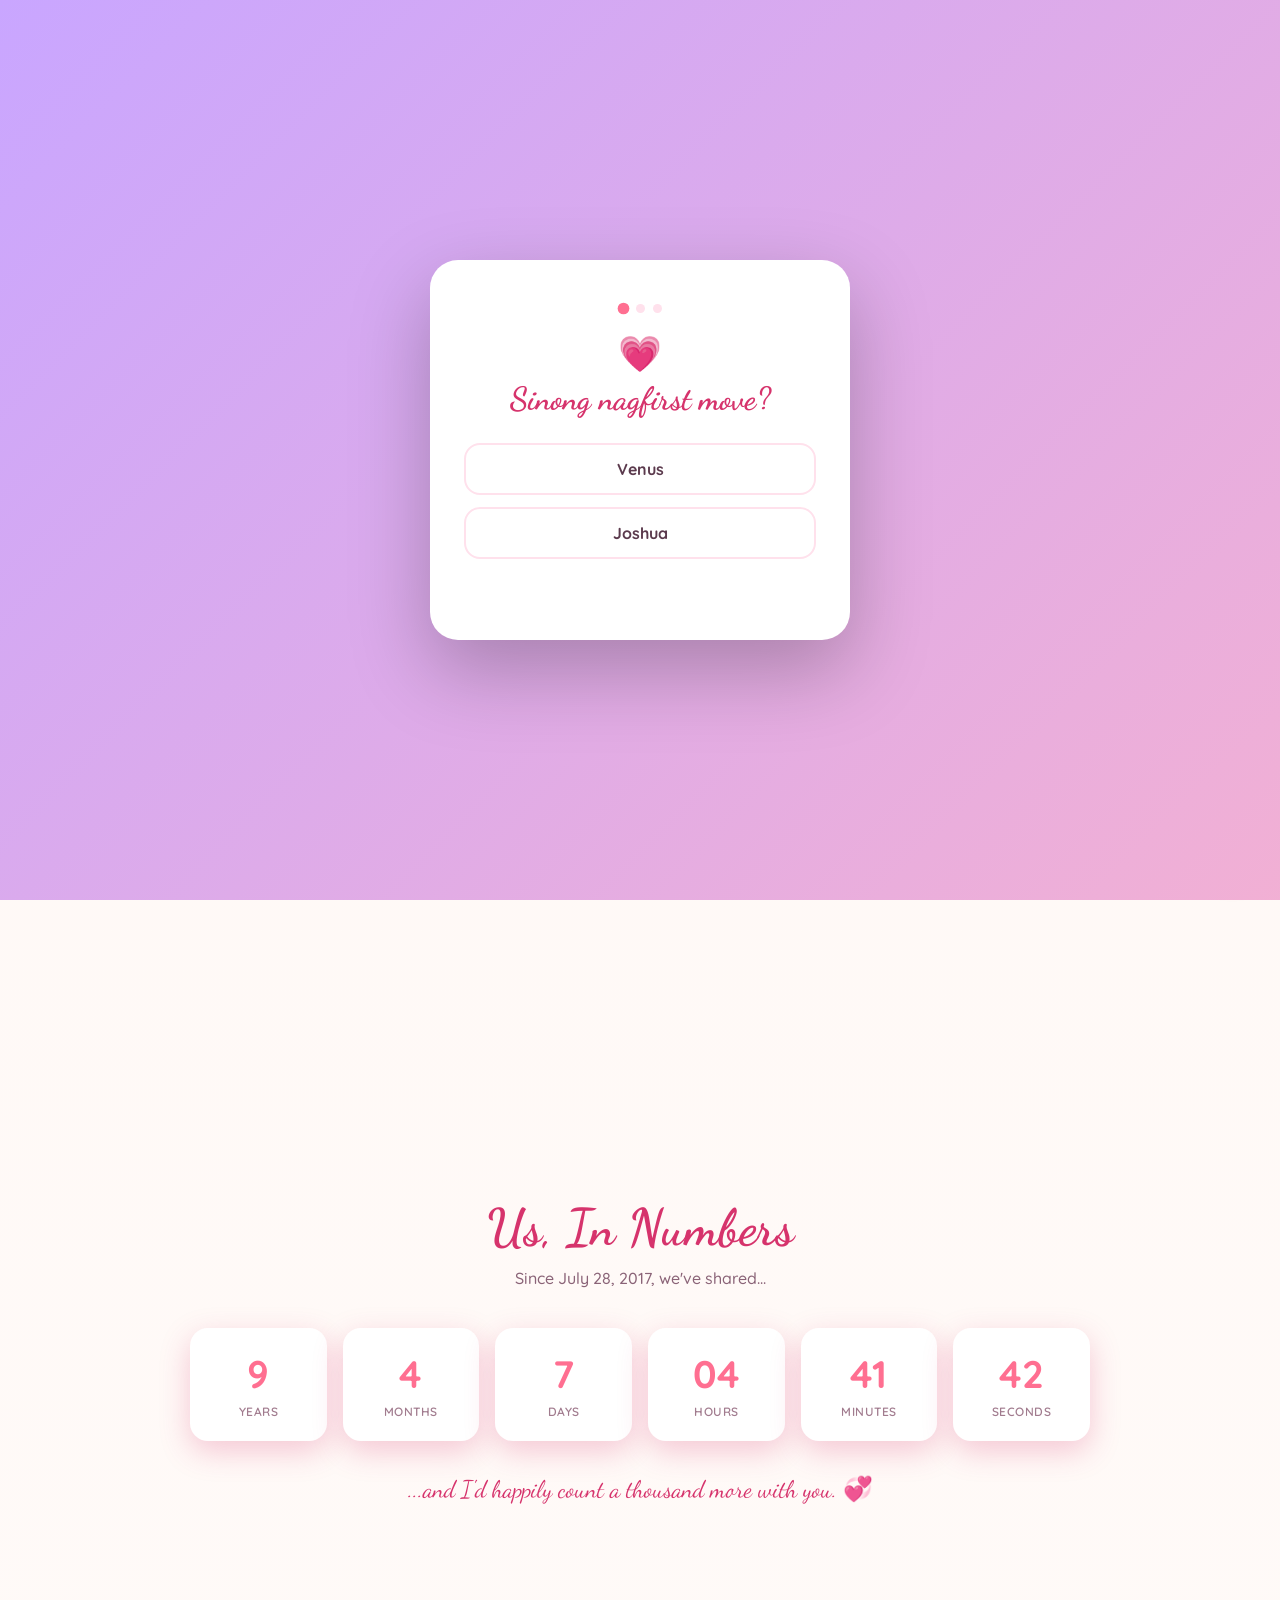
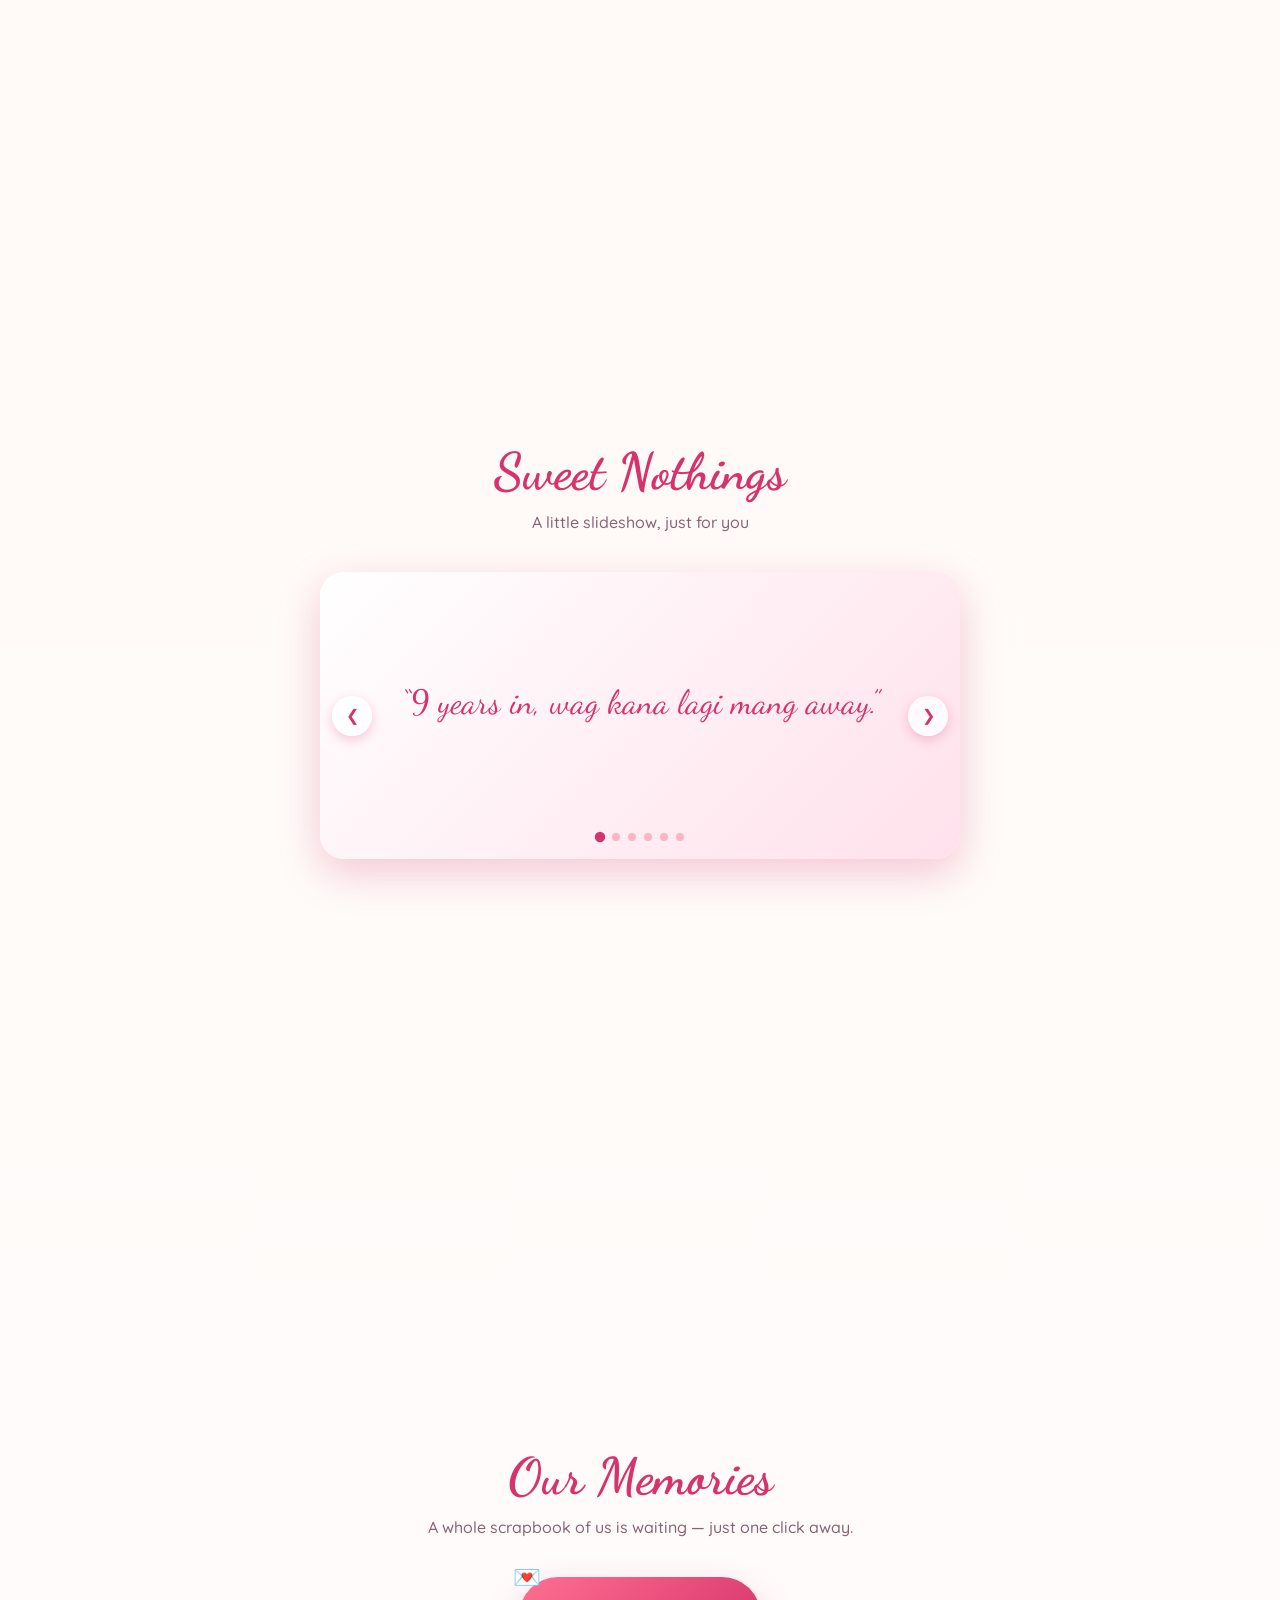
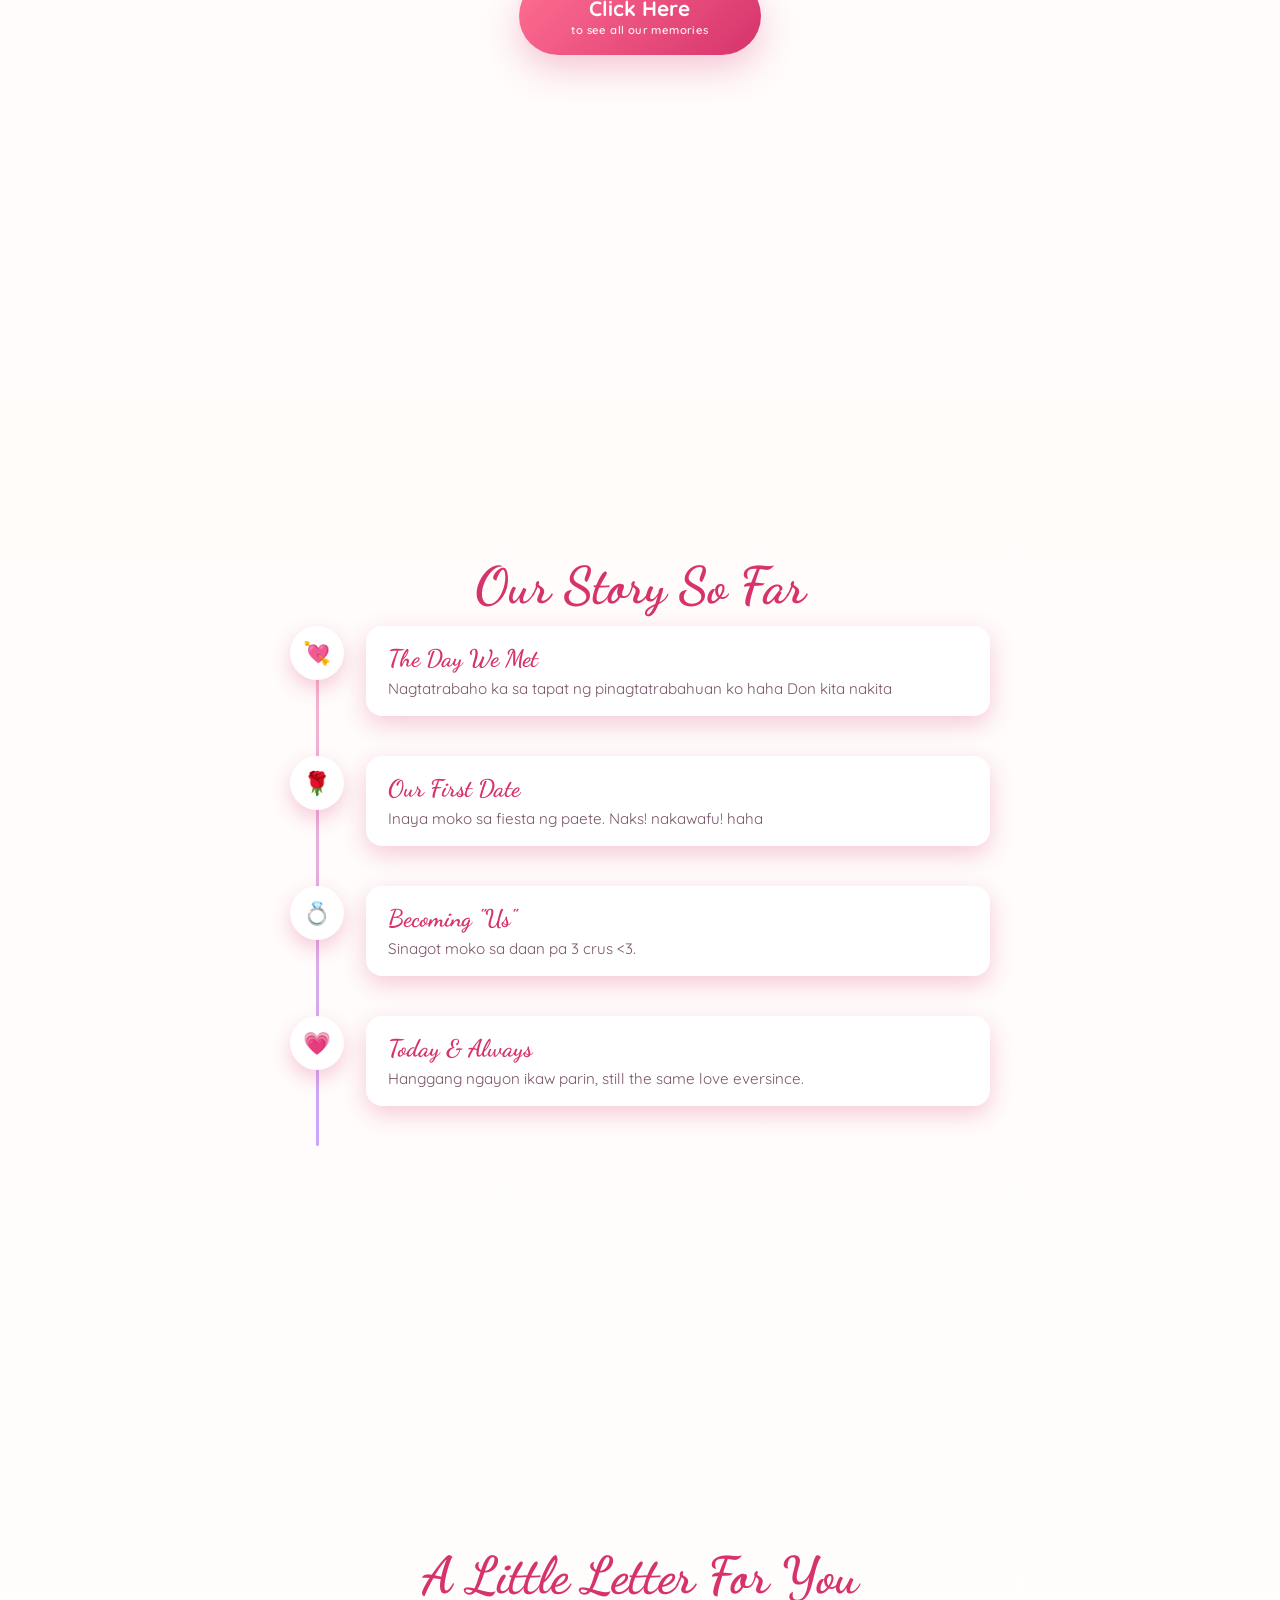
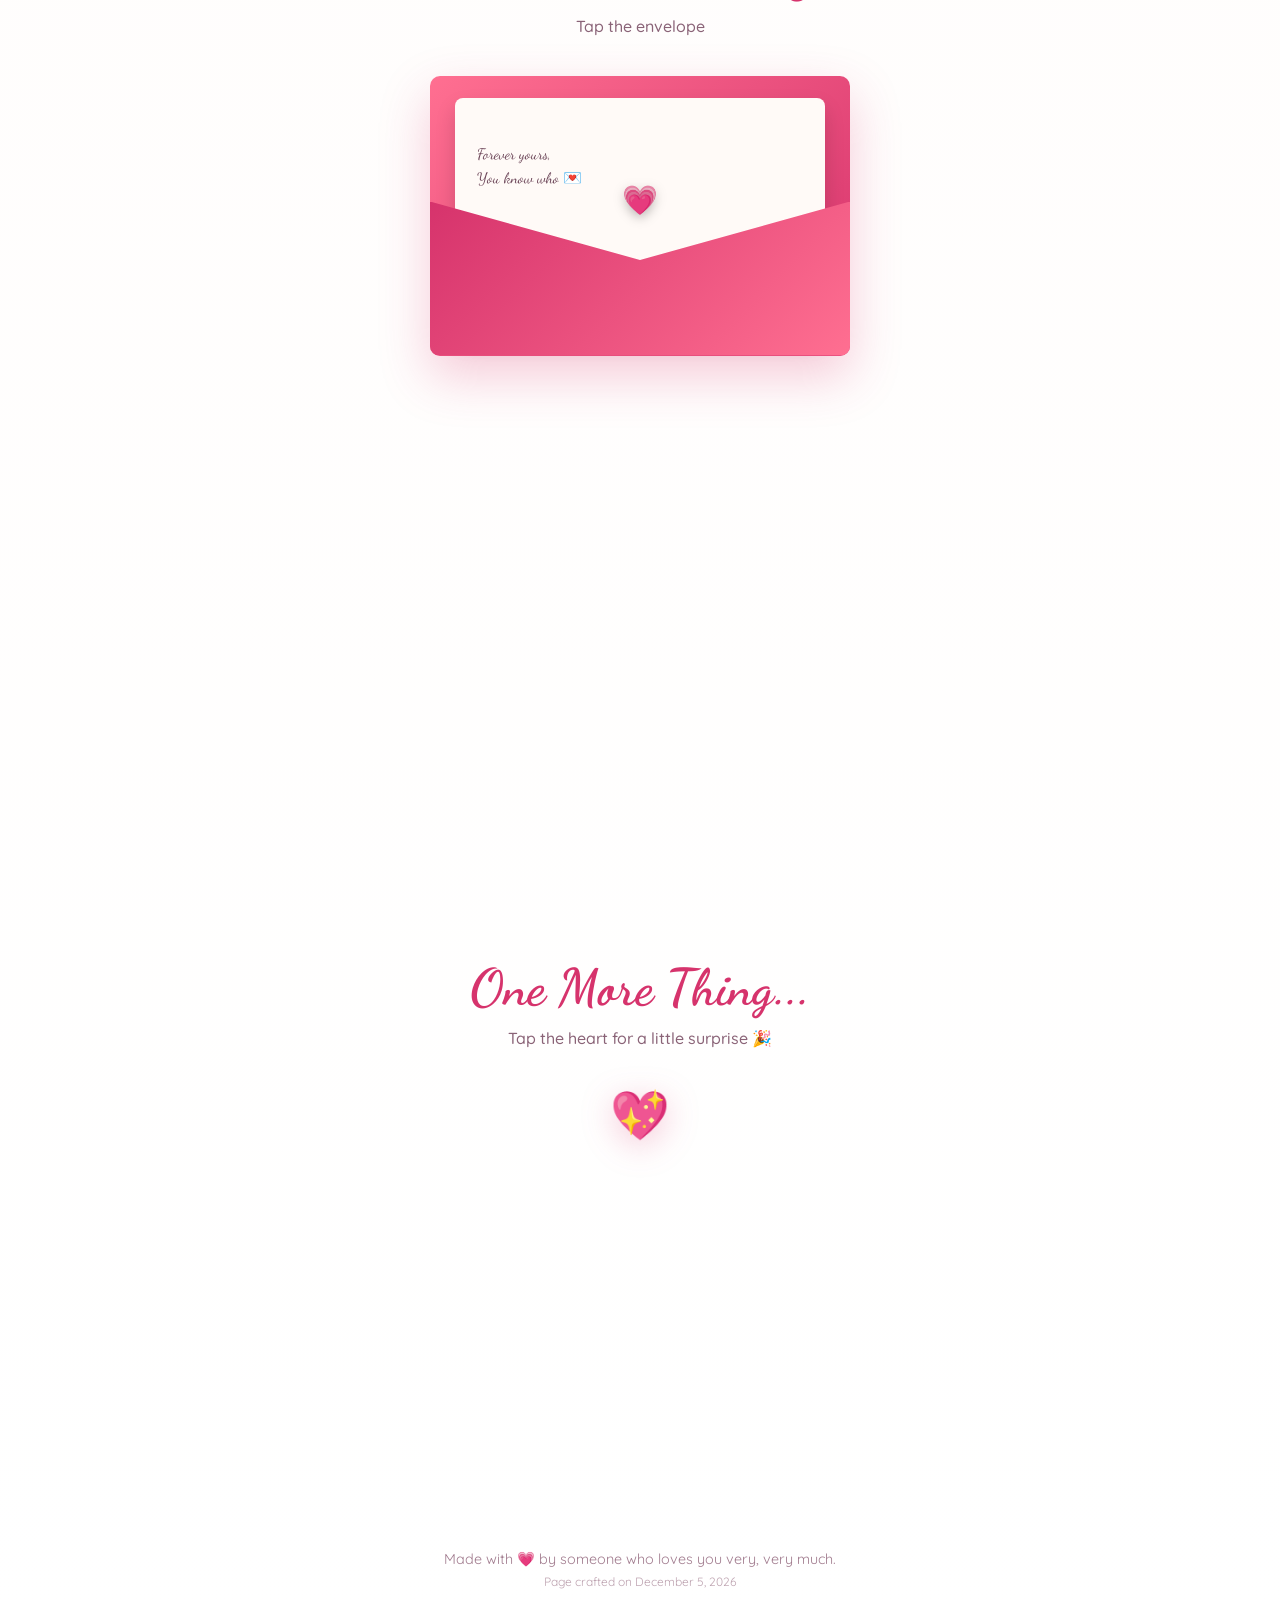
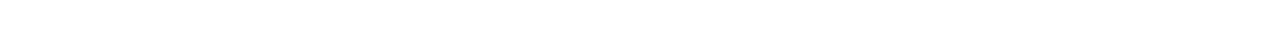
<file: index.html>
<!DOCTYPE html>
<html lang="en">
<head>
<meta charset="UTF-8" />
<meta name="viewport" content="width=device-width, initial-scale=1.0, maximum-scale=1, viewport-fit=cover" />
<title>Happy Anniversary, My Love 💕</title>
<link rel="icon" href="data:image/svg+xml,<svg xmlns=%22http://www.w3.org/2000/svg%22 viewBox=%220 0 100 100%22><text y=%22.9em%22 font-size=%2290%22>💗</text></svg>" />
<link rel="preconnect" href="https://fonts.googleapis.com" />
<link rel="preconnect" href="https://fonts.gstatic.com" crossorigin />
<link href="https://fonts.googleapis.com/css2?family=Dancing+Script:wght@500;600;700&family=Quicksand:wght@400;500;600;700&display=swap" rel="stylesheet" />
<link rel="stylesheet" href="css/style.css" />
</head>
<body>

  <!-- ================= QUIZ GATE ================= -->
  <div id="quiz-gate" class="quiz-gate">
    <div class="quiz-card">
      <div class="quiz-progress" id="quiz-progress"></div>
      <p class="quiz-emoji">💗</p>
      <h2 id="quiz-question">Loading...</h2>
      <div class="quiz-choices" id="quiz-choices"></div>
      <p class="quiz-feedback" id="quiz-feedback"></p>
    </div>
  </div>
  <script>
    // avoid flashing the quiz at a returning visitor who already solved it
    if (localStorage.getItem("anniversary_quiz_passed") === "true") {
      document.getElementById("quiz-gate").classList.add("passed-instant");
    }
  </script>

  <!-- Preloader -->
  <div id="preloader">
    <div class="loader-heart">💗</div>
    <p>loading our love story...</p>
  </div>

  <!-- Interactive balloons + floaty hearts canvas (reacts to cursor) -->
  <canvas id="balloon-canvas"></canvas>

  <!-- cute cursor trail hearts spawn here -->
  <div id="heart-trail-container"></div>

  <!-- ambient floating hearts / flowers / sparkles drifting across the background -->
  <div id="ambient-particles"></div>

  <!-- side dot navigation (desktop) -->
  <nav class="dot-nav" id="dot-nav">
    <a href="#hero" data-label="Hello"></a>
    <a href="#counter" data-label="Us"></a>
    <a href="#quotes" data-label="Sweet Nothings"></a>
    <a href="#memories" data-label="Memories"></a>
    <a href="#story" data-label="Story"></a>
    <a href="#letter" data-label="Letter"></a>
    <a href="#surprise" data-label="Surprise"></a>
  </nav>

  <!-- bottom dot navigation (mobile) -->
  <nav class="mobile-nav" id="mobile-nav">
    <a href="#hero">💗</a>
    <a href="#counter">⏳</a>
    <a href="#quotes">💬</a>
    <a href="#memories">📷</a>
    <a href="#story">📖</a>
    <a href="#letter">💌</a>
    <a href="#surprise">🎁</a>
  </nav>

  <button id="music-toggle" title="Play our song">🎵</button>

  <!-- ================= HERO ================= -->
  <section id="hero">
    <div class="hero-content">
      <p class="pretitle">✨ For the girl who has my whole heart ✨</p>
      <h1 class="hero-title">Happy Anniversary,<br /><span id="partner-name">My Love</span></h1>
      <p class="hero-sub" id="hero-subtitle">Every day with you feels like the best chapter of my favorite story.</p>
      <a href="#counter" class="scroll-cue">
        <span>scroll down</span>
        <div class="mouse"><div class="wheel"></div></div>
      </a>
    </div>
  </section>

  <!-- ================= COUNTER ================= -->
  <section id="counter">
    <h2 class="section-title">Us, In Numbers</h2>
    <p class="section-sub">Since <span id="anniversary-date-label">the day you said yes</span>, we've shared...</p>
    <div class="counter-grid">
      <div class="counter-box"><span id="c-years">0</span><small>Years</small></div>
      <div class="counter-box"><span id="c-months">0</span><small>Months</small></div>
      <div class="counter-box"><span id="c-days">0</span><small>Days</small></div>
      <div class="counter-box"><span id="c-hours">0</span><small>Hours</small></div>
      <div class="counter-box"><span id="c-mins">0</span><small>Minutes</small></div>
      <div class="counter-box"><span id="c-secs">0</span><small>Seconds</small></div>
    </div>
    <p class="counter-caption">...and I'd happily count a thousand more with you. 💞</p>
  </section>

  <!-- ================= SWEET NOTHINGS SLIDESHOW ================= -->
  <section id="quotes">
    <h2 class="section-title">Sweet Nothings</h2>
    <p class="section-sub">A little slideshow, just for you</p>
    <div class="quote-slideshow" id="quote-slideshow">
      <div class="quote-track" id="quote-track">
        <!-- slides injected by JS -->
      </div>
      <button class="q-arrow q-prev" id="q-prev" aria-label="Previous">&#10094;</button>
      <button class="q-arrow q-next" id="q-next" aria-label="Next">&#10095;</button>
      <div class="quote-dots" id="quote-dots"></div>
    </div>
  </section>

  <!-- ================= MEMORIES TEASER ================= -->
  <section id="memories">
    <h2 class="section-title">Our Memories</h2>
    <p class="section-sub">A whole scrapbook of us is waiting — just one click away.</p>
    <a href="memories.html" class="memories-btn">
      <span class="btn-heart">💌</span>
      <span>Click Here</span>
      <span class="btn-sub">to see all our memories</span>
    </a>
  </section>

  <!-- ================= STORY / TIMELINE ================= -->
  <section id="story">
    <h2 class="section-title">Our Story So Far</h2>
    <div class="timeline" id="timeline">
      <div class="timeline-item">
        <div class="timeline-dot">💘</div>
        <div class="timeline-card">
          <h3>The Day We Met</h3>
          <p>Edit this in <code>js/script.js</code> (storyEvents) — tell the story of how it all began.</p>
        </div>
      </div>
      <div class="timeline-item">
        <div class="timeline-dot">🌹</div>
        <div class="timeline-card">
          <h3>Our First Date</h3>
          <p>Add the little details that made it unforgettable.</p>
        </div>
      </div>
      <div class="timeline-item">
        <div class="timeline-dot">💍</div>
        <div class="timeline-card">
          <h3>Becoming "Us"</h3>
          <p>The moment you knew this was something special.</p>
        </div>
      </div>
      <div class="timeline-item">
        <div class="timeline-dot">💗</div>
        <div class="timeline-card">
          <h3>Today &amp; Always</h3>
          <p>Still falling for you, every single day.</p>
        </div>
      </div>
    </div>
  </section>

  <!-- ================= LOVE LETTER ================= -->
  <section id="letter">
    <h2 class="section-title">A Little Letter For You</h2>
    <p class="section-sub">Tap the envelope</p>
    <div class="envelope" id="envelope">
      <div class="envelope-back"></div>
      <div class="envelope-letter" id="envelope-letter">
        <p id="letter-text"></p>
        <p class="letter-sign">Forever yours,<br />You know who 💌</p>
      </div>
      <div class="envelope-front">
        <div class="envelope-flap"></div>
      </div>
      <div class="envelope-heart-seal">💗</div>
    </div>
  </section>

  <!-- ================= SURPRISE ================= -->
  <section id="surprise">
    <h2 class="section-title">One More Thing...</h2>
    <p class="section-sub" id="surprise-msg">Tap the heart for a little surprise 🎉</p>
    <button id="surprise-btn">💖</button>
  </section>

  <footer>
    <p>Made with 💗 by someone who loves you very, very much.</p>
    <p class="footer-small" id="footer-date"></p>
  </footer>

  <!-- optional background music: drop a file named song.mp3 into an "audio" folder and it will just work -->
  <audio id="bg-music" src="audio/song.mp3"></audio>

  <script src="js/balloons.js"></script>
  <script src="js/particles.js"></script>
  <script src="js/music.js"></script>
  <script src="js/quiz.js"></script>
  <script src="js/script.js"></script>
</body>
</html>
</file>
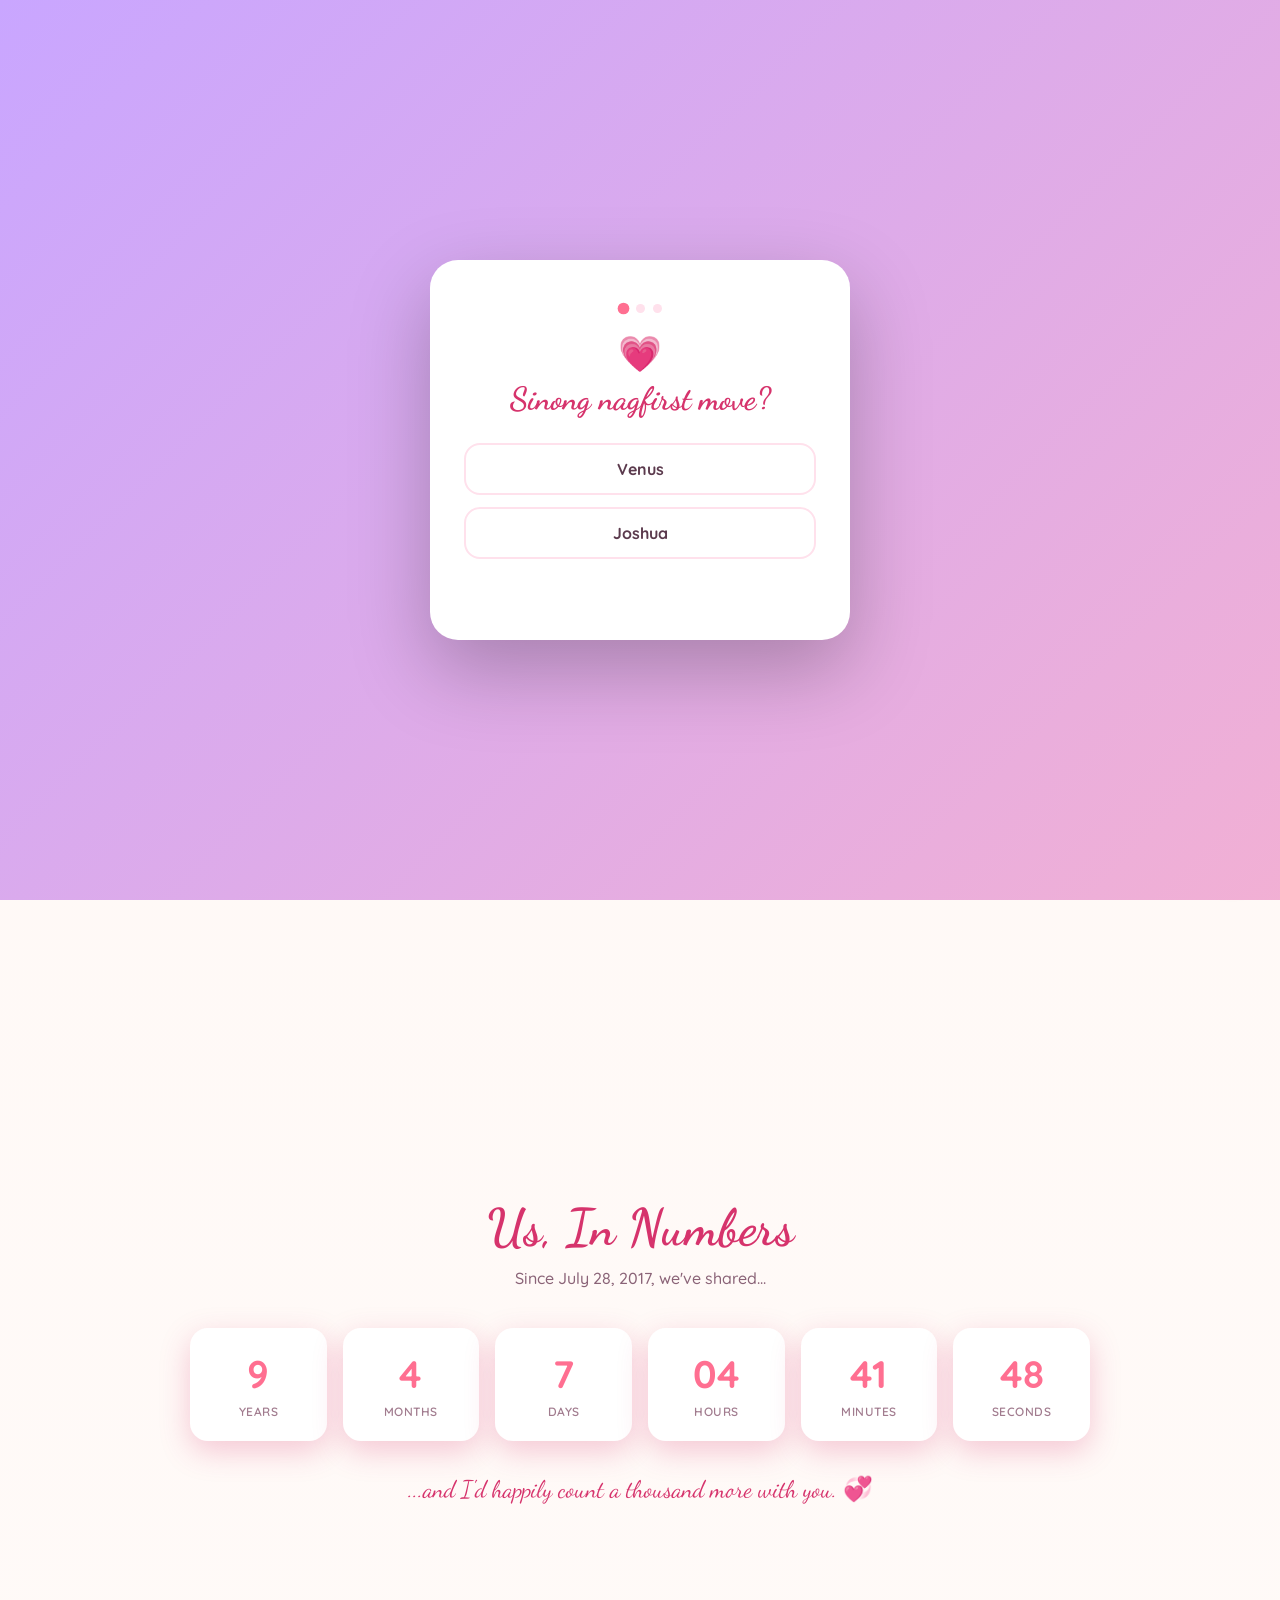
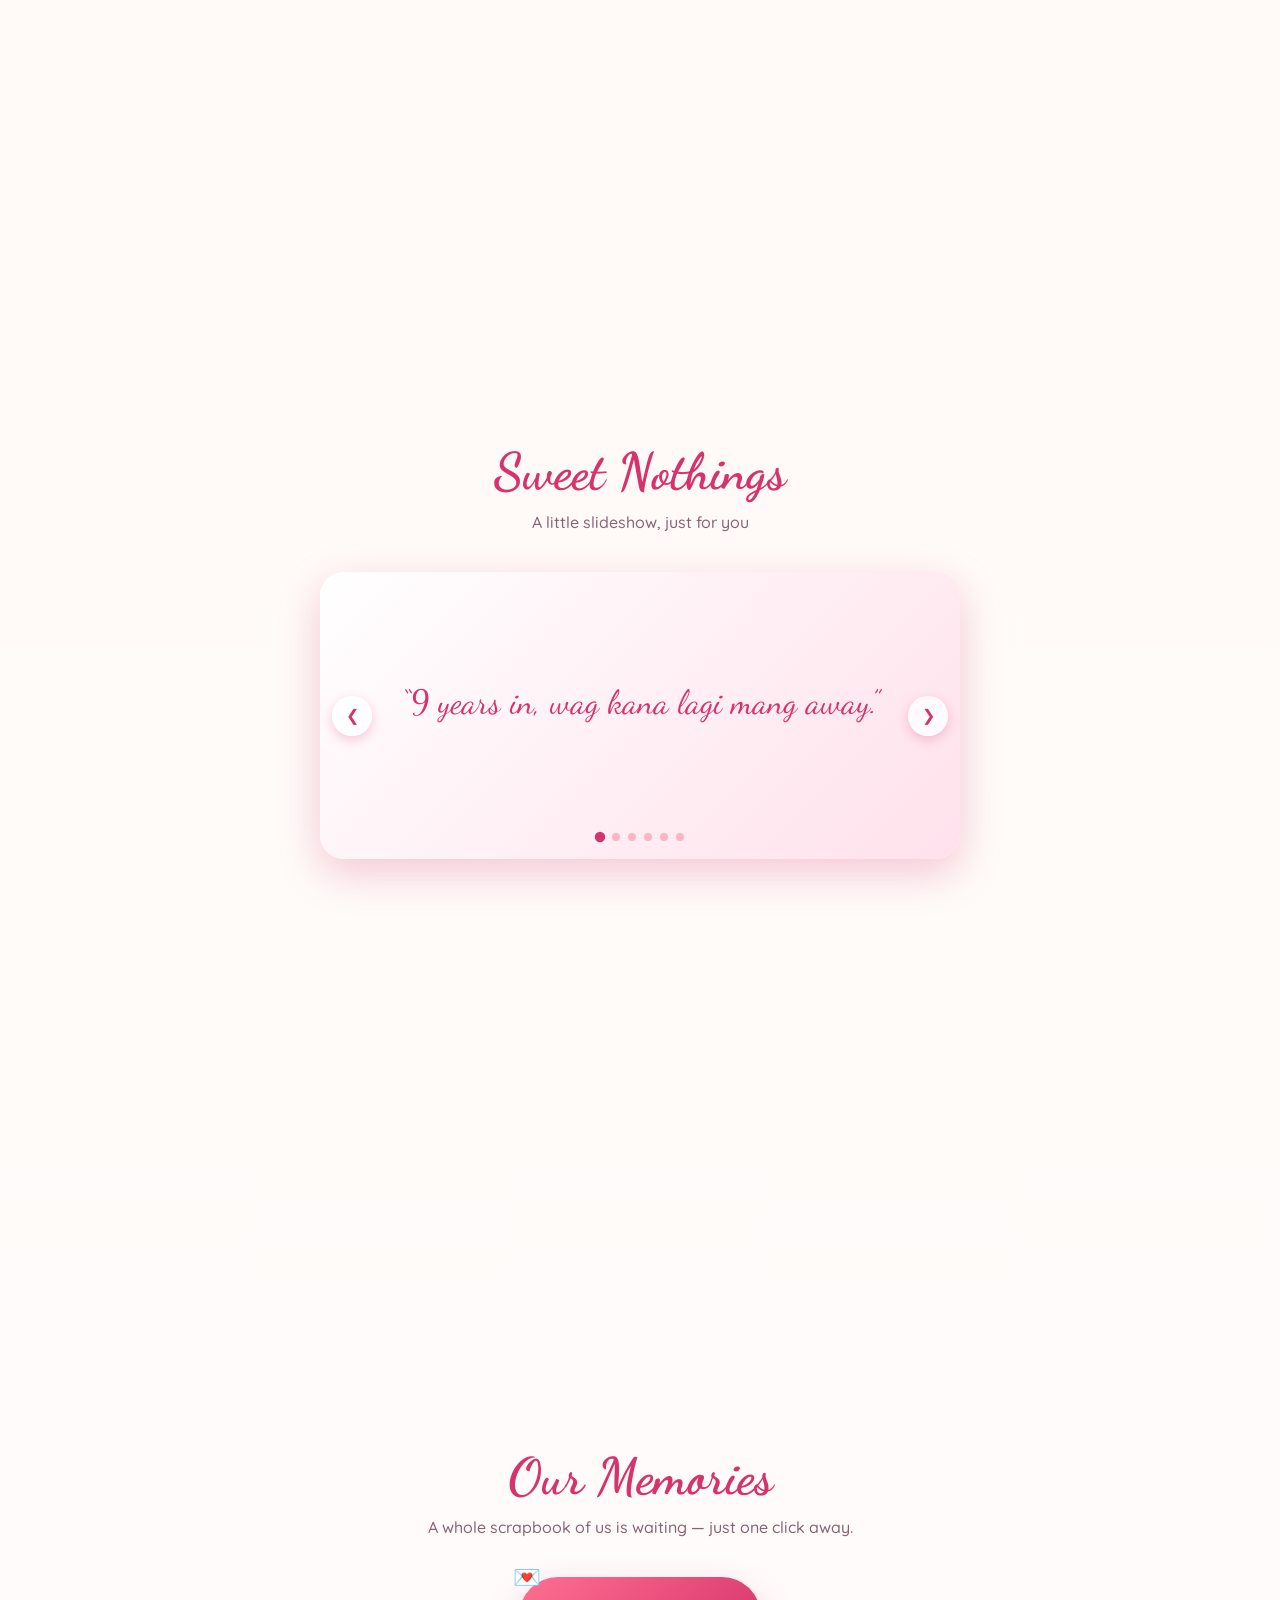
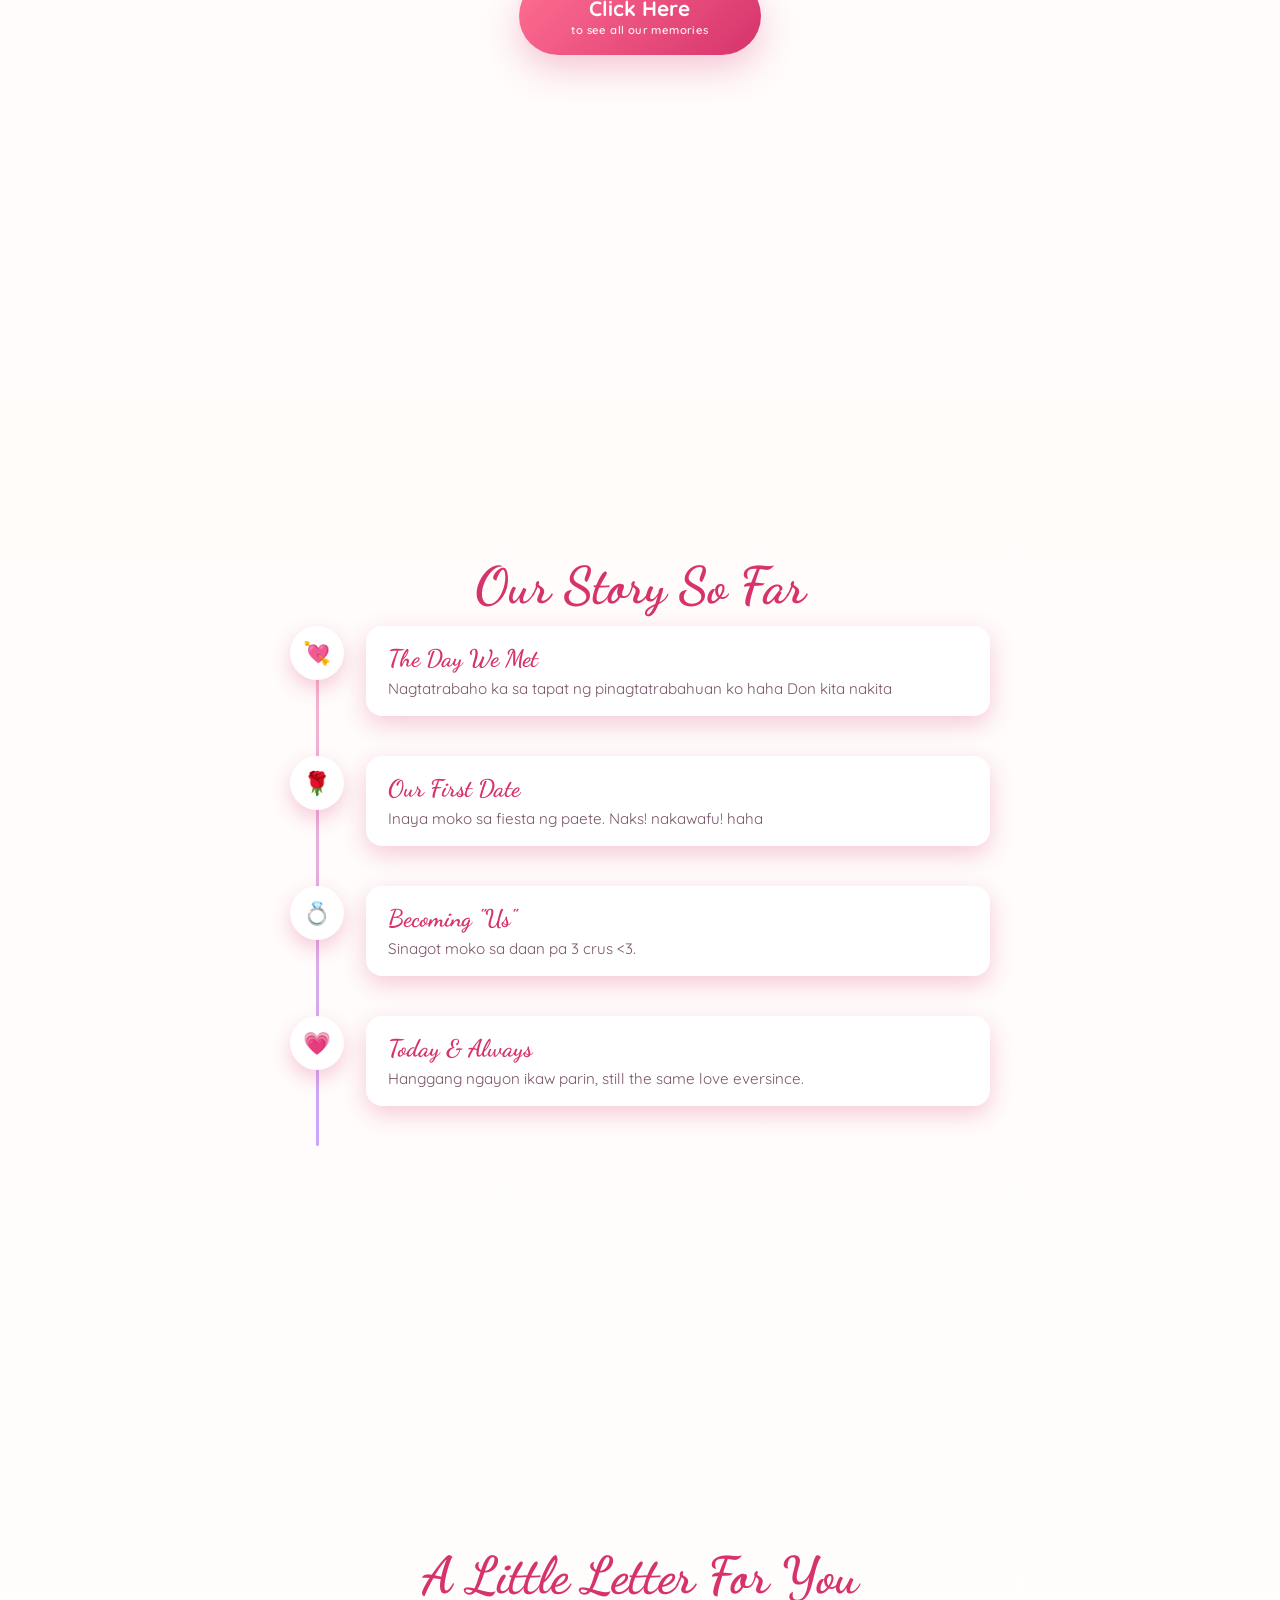
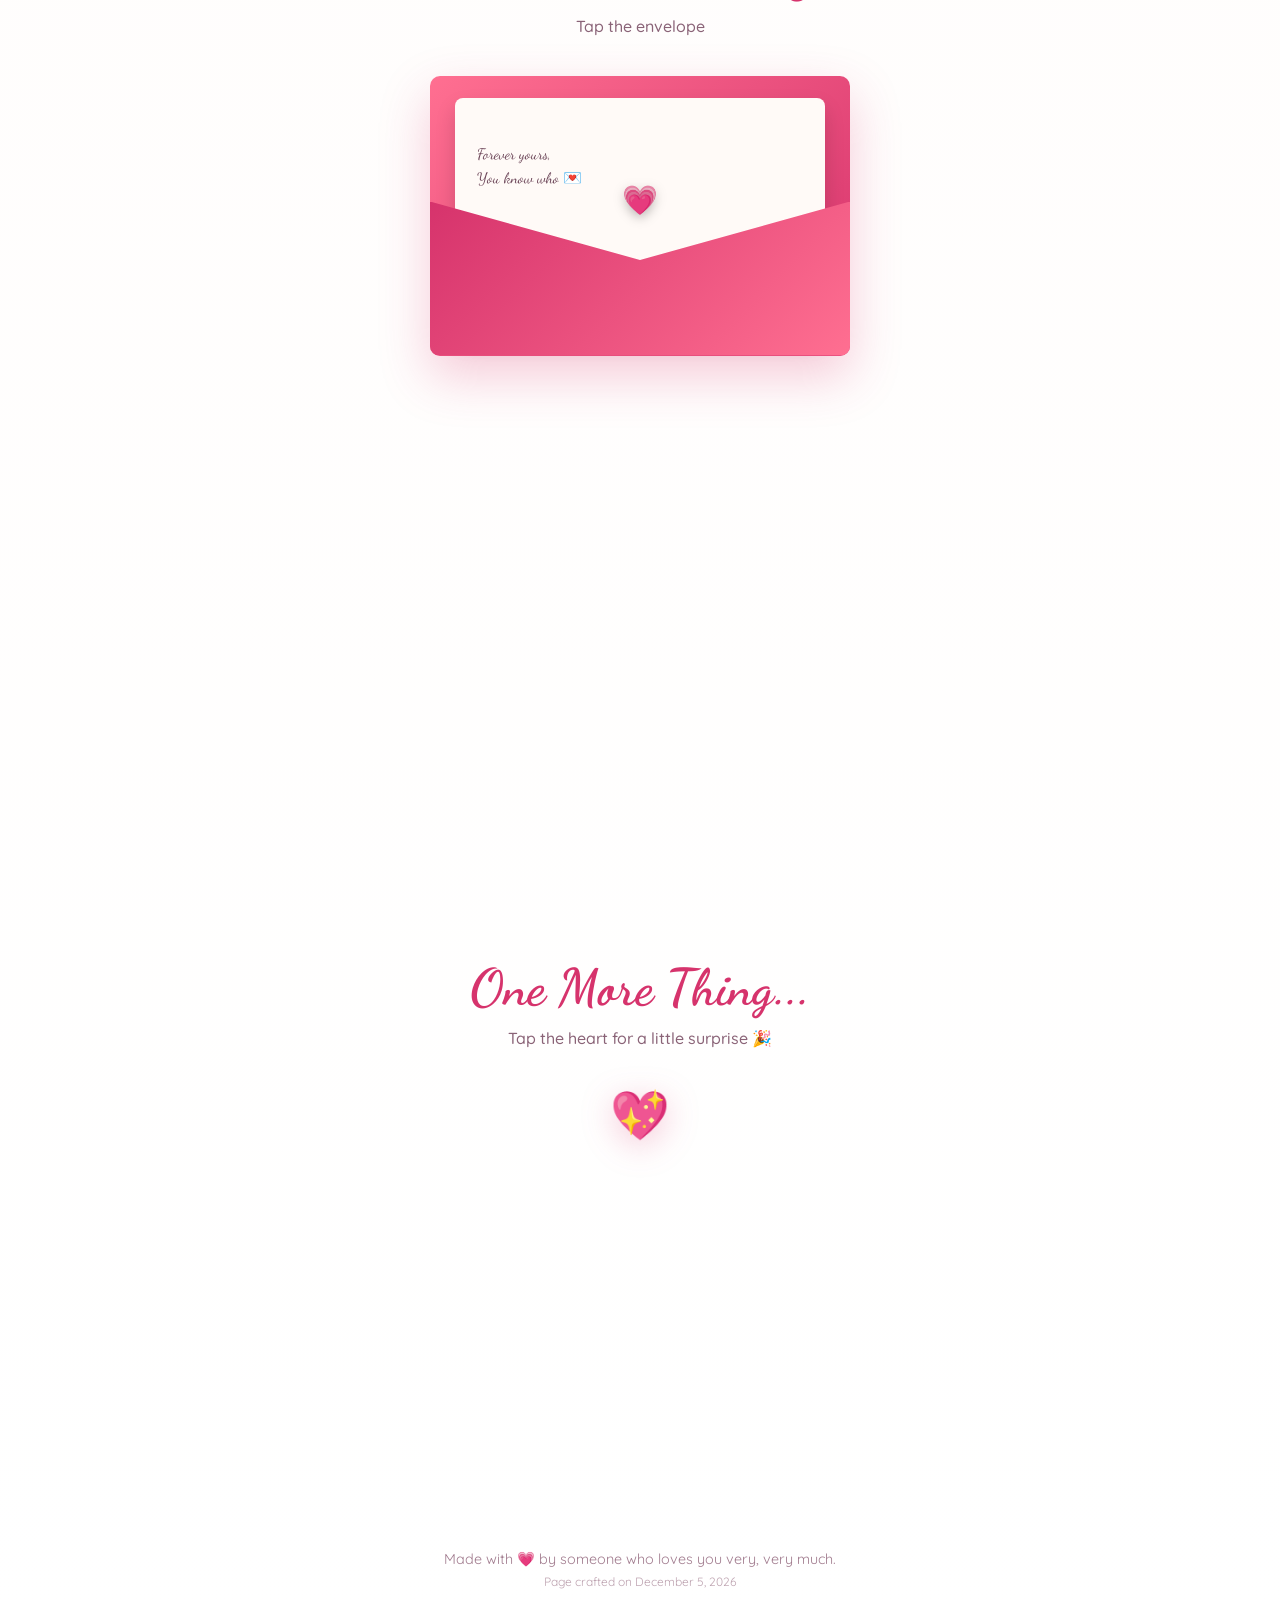
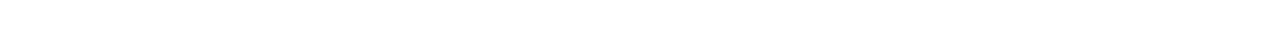
<file: memories.html>
<!DOCTYPE html>
<html lang="en">
<head>
<meta charset="UTF-8" />
<meta name="viewport" content="width=device-width, initial-scale=1.0, maximum-scale=1, viewport-fit=cover" />
<title>Our Memories 💕</title>
<link rel="icon" href="data:image/svg+xml,<svg xmlns=%22http://www.w3.org/2000/svg%22 viewBox=%220 0 100 100%22><text y=%22.9em%22 font-size=%2290%22>💗</text></svg>" />
<script>
  // this page is part of the surprise — no quiz, no entry
  if (localStorage.getItem("anniversary_quiz_passed") !== "true") {
    location.replace("index.html");
  }
</script>
<link rel="preconnect" href="https://fonts.googleapis.com" />
<link rel="preconnect" href="https://fonts.gstatic.com" crossorigin />
<link href="https://fonts.googleapis.com/css2?family=Dancing+Script:wght@500;600;700&family=Quicksand:wght@400;500;600;700&display=swap" rel="stylesheet" />
<link rel="stylesheet" href="css/style.css" />
<link rel="stylesheet" href="css/memories.css" />
</head>
<body class="memories-page">

  <!-- Interactive balloons + floaty hearts canvas (reacts to cursor), same as the main page -->
  <canvas id="balloon-canvas"></canvas>
  <div id="heart-trail-container"></div>
  <div id="ambient-particles"></div>

  <div class="memories-wrap">
    <header class="mem-header">
      <a href="index.html" class="mem-back">&larr; Back</a>
      <h1>Our Memories</h1>
      <div class="mem-header-icons">
        <button id="music-toggle" class="mem-icon-btn" title="Play our song">🎵</button>
        <button id="mem-autoplay" class="mem-icon-btn" title="Autoplay slideshow">▶</button>
      </div>
    </header>

    <div class="mem-stage" id="mem-stage">
      <button class="mem-arrow mem-prev" id="mem-prev" aria-label="Previous photo">&#10094;</button>

      <div class="mem-frame" id="mem-frame">
        <div class="mem-tape mem-tape-l"></div>
        <div class="mem-tape mem-tape-r"></div>
        <div class="mem-photo-area">
          <img id="mem-img" alt="a favorite memory" />
          <div class="mem-empty" id="mem-empty">
            <span class="plus">💗</span>
            <p>No memories found</p>
          </div>
          <!-- contained sparkle layer: floats in front of the photo, kept subtle/transparent -->
          <div class="mem-sparkles" id="mem-sparkles"></div>
        </div>
        <div class="mem-caption" id="mem-caption"></div>
      </div>

      <button class="mem-arrow mem-next" id="mem-next" aria-label="Next photo">&#10095;</button>
    </div>

    <footer class="mem-footer">
      <div class="thumb-strip" id="thumb-strip">
        <!-- thumbnails injected by JS -->
      </div>
    </footer>
  </div>

  <!-- same background song as the main page, picks up right where it left off -->
  <audio id="bg-music" src="audio/song.mp3"></audio>

  <script src="js/balloons.js"></script>
  <script src="js/particles.js"></script>
  <script src="js/music.js"></script>
  <script src="js/memories.js"></script>
</body>
</html>
</file>
<file: css/style.css>
/* =========================================================
   Anniversary Site — cute & sweet theme
   ========================================================= */

:root {
  --pink-1: #ffe1ec;
  --pink-2: #ffb3c6;
  --pink-3: #ff6f91;
  --pink-4: #d6336c;
  --purple-1: #efe1ff;
  --purple-2: #c9a6ff;
  --cream: #fff8f5;
  --ink: #5b3a4d;
  --shadow: rgba(214, 51, 108, 0.25);
  --font-script: 'Dancing Script', cursive;
  --font-body: 'Quicksand', sans-serif;
}

* { margin: 0; padding: 0; box-sizing: border-box; }

html {
  scroll-behavior: smooth;
  scroll-snap-type: y proximity;
}

body {
  font-family: var(--font-body);
  color: var(--ink);
  background: linear-gradient(180deg, var(--cream), #fff);
  overflow-x: hidden;
  cursor: default;
}

img { max-width: 100%; display: block; }

/* ---------------- Preloader ---------------- */
#preloader {
  position: fixed; inset: 0; z-index: 9999;
  background: linear-gradient(135deg, var(--pink-2), var(--purple-2));
  display: flex; flex-direction: column; align-items: center; justify-content: center;
  gap: 16px;
  transition: opacity 0.7s ease, visibility 0.7s ease;
}
#preloader.hidden { opacity: 0; visibility: hidden; pointer-events: none; }
.loader-heart {
  font-size: 4rem;
  animation: heartbeat 1s ease-in-out infinite;
  filter: drop-shadow(0 4px 10px rgba(0,0,0,0.15));
}
#preloader p { color: #fff; font-weight: 600; letter-spacing: 0.5px; }
@keyframes heartbeat {
  0%, 100% { transform: scale(1); }
  25% { transform: scale(1.25); }
  40% { transform: scale(0.95); }
  60% { transform: scale(1.15); }
}

/* ---------------- Quiz gate (lock screen) ---------------- */
.quiz-gate {
  position: fixed; inset: 0; z-index: 10000;
  background: linear-gradient(-45deg, var(--pink-1), var(--purple-1), var(--pink-2), var(--purple-2));
  background-size: 400% 400%; animation: gradientShift 16s ease infinite;
  display: flex; align-items: center; justify-content: center; padding: 20px;
  transition: opacity 0.6s ease, visibility 0.6s ease;
}
.quiz-gate.unlocking { opacity: 0; visibility: hidden; pointer-events: none; }
.quiz-gate.passed-instant { opacity: 0; visibility: hidden; pointer-events: none; transition: none; }

.quiz-card {
  background: #fff; border-radius: 28px; padding: 44px 34px;
  max-width: 420px; width: 100%; text-align: center;
  box-shadow: 0 30px 80px rgba(0,0,0,0.25);
}
.quiz-card.shake { animation: quizShake 0.45s ease; }
@keyframes quizShake {
  10%, 90% { transform: translateX(-2px); }
  20%, 80% { transform: translateX(4px); }
  30%, 50%, 70% { transform: translateX(-8px); }
  40%, 60% { transform: translateX(8px); }
}
.quiz-progress { display: flex; justify-content: center; gap: 8px; margin-bottom: 18px; }
.quiz-progress span {
  width: 9px; height: 9px; border-radius: 50%; background: var(--pink-1);
  transition: all 0.3s ease;
}
.quiz-progress span.active { background: var(--pink-3); transform: scale(1.3); }
.quiz-progress span.done { background: var(--pink-4); }
.quiz-emoji { font-size: 2.2rem; margin-bottom: 4px; animation: heartbeat 1.6s ease-in-out infinite; }
.quiz-card h2 {
  font-family: var(--font-script); font-size: clamp(1.5rem, 5vw, 2rem);
  color: var(--pink-4); margin-bottom: 22px; line-height: 1.3;
}
.quiz-choices { display: flex; flex-direction: column; gap: 12px; }
.quiz-choice-btn {
  padding: 14px 18px; border-radius: 16px; border: 2px solid var(--pink-1);
  background: #fff; color: var(--ink); font-family: var(--font-body);
  font-weight: 700; font-size: 1rem; cursor: pointer;
  transition: background 0.2s ease, border-color 0.2s ease, transform 0.15s ease;
}
.quiz-choice-btn:hover { background: var(--pink-1); border-color: var(--pink-2); }
.quiz-choice-btn:active { transform: scale(0.97); }
.quiz-choice-btn:disabled { cursor: default; opacity: 0.7; }
.quiz-choice-btn.correct { background: var(--pink-3); border-color: var(--pink-3); color: #fff; }
.quiz-choice-btn.wrong { animation: quizWrongPulse 0.5s ease; border-color: var(--pink-4); }
@keyframes quizWrongPulse {
  0%, 100% { background: #fff; }
  40% { background: #ffe0e0; }
}
.quiz-feedback {
  margin-top: 18px; min-height: 1.3em; font-weight: 700; font-size: 0.9rem;
  color: #b85c5c;
}
.quiz-feedback.good { color: var(--pink-4); }

@media (max-width: 480px) {
  .quiz-card { padding: 34px 24px; border-radius: 22px; }
  .quiz-choice-btn { padding: 12px 14px; font-size: 0.94rem; }
}

/* ---------------- Canvas / cursor layers ---------------- */
#balloon-canvas {
  position: fixed; inset: 0; width: 100%; height: 100%;
  z-index: 1; pointer-events: none;
}
#heart-trail-container {
  position: fixed; inset: 0; width: 100%; height: 100%;
  z-index: 2; pointer-events: none; overflow: hidden;
}
.trail-heart {
  position: absolute; font-size: 16px; opacity: 0.9;
  animation: trailFade 1s ease-out forwards;
  will-change: transform, opacity;
}
@keyframes trailFade {
  to { transform: translateY(-40px) scale(0.4) rotate(25deg); opacity: 0; }
}

/* ---------------- Ambient floating particles (hearts / flowers / sparkles) ---------------- */
#ambient-particles {
  position: fixed; inset: 0; width: 100%; height: 100%;
  z-index: 1; pointer-events: none; overflow: hidden;
}
.amb-particle {
  position: absolute; pointer-events: none; user-select: none;
  will-change: transform, opacity; line-height: 1;
}

/* ---------------- Dot nav ---------------- */
.dot-nav {
  position: fixed; right: 22px; top: 50%; transform: translateY(-50%);
  z-index: 50; display: flex; flex-direction: column; gap: 14px;
}
.dot-nav a {
  position: relative;
  width: 10px; height: 10px; border-radius: 50%;
  background: rgba(214,51,108,0.25);
  border: 2px solid transparent;
  transition: all 0.3s ease;
}
.dot-nav a.active, .dot-nav a:hover {
  background: var(--pink-3);
  transform: scale(1.3);
}
.dot-nav a::after {
  content: attr(data-label);
  position: absolute; right: 22px; top: 50%; transform: translateY(-50%);
  font-size: 0.75rem; white-space: nowrap;
  background: #fff; color: var(--pink-4); padding: 3px 10px; border-radius: 20px;
  opacity: 0; pointer-events: none; transition: opacity 0.25s ease;
  box-shadow: 0 2px 8px var(--shadow);
}
.dot-nav a:hover::after { opacity: 1; }
@media (max-width: 720px) { .dot-nav { display: none; } }

/* ---------------- Mobile bottom nav ---------------- */
.mobile-nav {
  display: none;
  position: fixed; left: 0; right: 0; bottom: 0; z-index: 60;
  padding: 8px calc(6px + env(safe-area-inset-left)) calc(8px + env(safe-area-inset-bottom)) calc(6px + env(safe-area-inset-right));
  background: rgba(255, 250, 247, 0.9);
  backdrop-filter: blur(10px);
  box-shadow: 0 -4px 18px rgba(214,51,108,0.15);
  justify-content: space-around;
  align-items: center;
}
.mobile-nav a {
  display: flex; align-items: center; justify-content: center;
  width: 40px; height: 40px; min-width: 40px;
  font-size: 1.2rem; border-radius: 50%;
  text-decoration: none; transition: transform 0.25s ease, background 0.25s ease;
}
.mobile-nav a.active { background: var(--pink-1); transform: scale(1.15); }
@media (max-width: 720px) {
  .mobile-nav { display: flex; }
}

/* ---------------- Music toggle ---------------- */
#music-toggle {
  position: fixed; bottom: 22px; right: 22px; z-index: 50;
  width: 52px; height: 52px; border-radius: 50%; border: none;
  background: #fff; box-shadow: 0 6px 18px var(--shadow);
  font-size: 1.3rem; cursor: pointer;
  transition: transform 0.3s ease;
}
#music-toggle:hover { transform: scale(1.1) rotate(15deg); }
#music-toggle.playing { animation: spin 4s linear infinite; }
@keyframes spin { to { transform: rotate(360deg); } }

/* ---------------- Sections shared ---------------- */
section {
  position: relative; z-index: 3;
  min-height: 100vh;
  padding: 100px 8vw;
  display: flex; flex-direction: column; align-items: center; justify-content: center;
  text-align: center;
  scroll-snap-align: start;
  scroll-snap-stop: normal;
}
.section-title {
  font-family: var(--font-script);
  font-size: clamp(2.2rem, 5vw, 3.2rem);
  color: var(--pink-4);
  margin-bottom: 10px;
}
.section-sub { max-width: 560px; color: #8a6377; margin-bottom: 40px; font-weight: 500; }

.reveal {
  opacity: 0;
  transform: translateY(40px);
  transition: opacity 0.8s cubic-bezier(.2,.7,.3,1), transform 0.8s cubic-bezier(.2,.7,.3,1);
  transition-delay: var(--reveal-delay, 0s);
}
.reveal.visible { opacity: 1; transform: translateY(0); }
.reveal.from-left { transform: translateX(-60px); }
.reveal.from-left.visible { transform: translateX(0); }
.reveal.from-right { transform: translateX(60px); }
.reveal.from-right.visible { transform: translateX(0); }
.reveal.scale-in { transform: scale(0.85); }
.reveal.scale-in.visible { transform: scale(1); }

/* ---------------- Hero ---------------- */
#hero {
  background: linear-gradient(-45deg, var(--pink-1), var(--purple-1), var(--pink-2), var(--purple-2));
  background-size: 400% 400%;
  animation: gradientShift 16s ease infinite;
}
@keyframes gradientShift {
  0% { background-position: 0% 50%; }
  50% { background-position: 100% 50%; }
  100% { background-position: 0% 50%; }
}
.hero-content { max-width: 720px; }
.pretitle {
  font-weight: 600; letter-spacing: 1px; color: var(--pink-4);
  margin-bottom: 14px; animation: fadeInUp 1s ease 0.2s both;
}
.hero-title {
  font-family: var(--font-script);
  font-size: clamp(2.6rem, 8vw, 5.5rem);
  color: var(--pink-4);
  line-height: 1.15;
  text-shadow: 0 6px 24px rgba(214,51,108,0.25);
  animation: fadeInUp 1s ease 0.4s both;
}
.hero-sub {
  margin-top: 18px; font-size: 1.1rem; color: #7a5468; font-weight: 500;
  animation: fadeInUp 1s ease 0.6s both;
}
@keyframes fadeInUp {
  from { opacity: 0; transform: translateY(24px); }
  to { opacity: 1; transform: translateY(0); }
}
.scroll-cue {
  margin-top: 60px; display: inline-flex; flex-direction: column; align-items: center; gap: 10px;
  color: var(--pink-4); text-decoration: none; font-size: 0.8rem; font-weight: 600; letter-spacing: 1px;
  animation: fadeInUp 1s ease 0.8s both;
}
.mouse {
  width: 24px; height: 38px; border: 2px solid var(--pink-4); border-radius: 14px;
  display: flex; justify-content: center; padding-top: 6px;
}
.wheel { width: 4px; height: 8px; background: var(--pink-4); border-radius: 2px; animation: scrollWheel 1.6s ease infinite; }
@keyframes scrollWheel {
  0% { transform: translateY(0); opacity: 1; }
  70% { opacity: 1; }
  100% { transform: translateY(10px); opacity: 0; }
}

/* ---------------- Counter ---------------- */
.counter-grid {
  display: grid; grid-template-columns: repeat(6, 1fr); gap: 16px;
  width: 100%; max-width: 900px;
}
.counter-box {
  background: #fff; border-radius: 18px; padding: 22px 8px;
  box-shadow: 0 10px 30px var(--shadow);
  display: flex; flex-direction: column; gap: 6px;
  transition: transform 0.3s ease;
}
.counter-box:hover { transform: translateY(-6px) scale(1.03); }
.counter-box span {
  font-size: clamp(1.6rem, 3vw, 2.4rem); font-weight: 700; color: var(--pink-3);
  font-variant-numeric: tabular-nums;
}
.counter-box small { color: #a17b8e; font-weight: 600; font-size: 0.75rem; text-transform: uppercase; letter-spacing: 0.5px; }
.counter-caption { margin-top: 34px; font-family: var(--font-script); font-size: 1.5rem; color: var(--pink-4); }
@media (max-width: 700px) {
  .counter-grid { grid-template-columns: repeat(3, 1fr); }
}

/* ---------------- Sweet Nothings quote slideshow ---------------- */
.quote-slideshow {
  position: relative; width: 100%; max-width: 640px;
  border-radius: 24px; overflow: hidden;
  background: linear-gradient(135deg, #fff, var(--pink-1));
  box-shadow: 0 14px 40px var(--shadow);
}
.quote-track {
  display: flex;
  transition: transform 0.6s cubic-bezier(.2,.8,.3,1);
}
.quote-slide {
  min-width: 100%; box-sizing: border-box;
  padding: 60px 68px; display: flex; align-items: center; justify-content: center;
  text-align: center;
}
.quote-slide p {
  font-family: var(--font-script);
  font-size: clamp(1.4rem, 3.6vw, 2.1rem);
  color: var(--pink-4);
  line-height: 1.4;
}
.q-arrow {
  position: absolute; top: 50%; transform: translateY(-50%);
  width: 40px; height: 40px; border-radius: 50%; border: none;
  background: rgba(255,255,255,0.85); color: var(--pink-4);
  font-size: 1rem; cursor: pointer; box-shadow: 0 4px 12px var(--shadow);
  display: flex; align-items: center; justify-content: center;
  transition: transform 0.2s ease, background 0.2s ease;
  z-index: 2;
}
.q-arrow:hover { transform: translateY(-50%) scale(1.1); background: #fff; }
.q-prev { left: 12px; }
.q-next { right: 12px; }
.quote-dots {
  display: flex; justify-content: center; gap: 8px; padding-bottom: 18px;
}
.quote-dots span {
  width: 8px; height: 8px; border-radius: 50%; background: var(--pink-2);
  cursor: pointer; transition: all 0.3s ease;
}
.quote-dots span.active { background: var(--pink-4); transform: scale(1.3); }

/* ---------------- Memories teaser (main page) ---------------- */
.memories-btn {
  position: relative;
  display: flex; flex-direction: column; align-items: center; gap: 2px;
  text-decoration: none;
  background: linear-gradient(135deg, var(--pink-3), var(--pink-4));
  color: #fff; font-weight: 700; font-size: 1.3rem;
  padding: 18px 52px; border-radius: 60px;
  box-shadow: 0 14px 34px var(--shadow);
  animation: pulseGlow 2.4s ease-in-out infinite;
  transition: transform 0.25s ease, box-shadow 0.25s ease;
}
.memories-btn:hover { transform: scale(1.06); box-shadow: 0 18px 40px var(--shadow); }
.memories-btn:active { transform: scale(0.97); }
.memories-btn .btn-heart {
  position: absolute; left: -6px; top: -14px; font-size: 1.4rem;
  animation: floatHeart 2.2s ease-in-out infinite;
}
.memories-btn .btn-sub {
  font-family: var(--font-body); font-weight: 600; font-size: 0.7rem;
  letter-spacing: 0.4px; opacity: 0.9; text-transform: none;
}
@keyframes floatHeart {
  0%, 100% { transform: translateY(0) rotate(-8deg); }
  50% { transform: translateY(-8px) rotate(8deg); }
}

/* ---------------- Timeline ---------------- */
.timeline { position: relative; max-width: 700px; width: 100%; }
.timeline::before {
  content: ''; position: absolute; left: 26px; top: 0; bottom: 0; width: 3px;
  background: linear-gradient(var(--pink-2), var(--purple-2));
  border-radius: 3px;
}
.timeline-item {
  position: relative; display: flex; gap: 22px; text-align: left; margin-bottom: 40px;
}
.timeline-dot {
  flex-shrink: 0; width: 54px; height: 54px; border-radius: 50%;
  background: #fff; box-shadow: 0 8px 20px var(--shadow);
  display: flex; align-items: center; justify-content: center; font-size: 1.4rem; z-index: 1;
}
.timeline-card {
  background: #fff; border-radius: 16px; padding: 18px 22px; box-shadow: 0 8px 24px var(--shadow);
  flex: 1;
}
.timeline-card h3 { color: var(--pink-4); font-family: var(--font-script); font-size: 1.5rem; margin-bottom: 6px; }
.timeline-card p { color: #7a5468; font-size: 0.95rem; }

/* ---------------- Love Letter ---------------- */
.envelope {
  position: relative; width: min(90vw, 420px); height: 280px; cursor: pointer;
  perspective: 1200px;
}
.envelope-back {
  position: absolute; inset: 0; background: linear-gradient(135deg, var(--pink-3), var(--pink-4));
  border-radius: 10px; box-shadow: 0 20px 50px var(--shadow);
}
.envelope-letter {
  position: absolute; left: 6%; right: 6%; top: 8%; width: 88%; height: 84%;
  background: #fffaf7; border-radius: 8px; padding: 26px 22px;
  box-shadow: 0 10px 20px rgba(0,0,0,0.15);
  transform: translateY(0); transition: transform 0.7s cubic-bezier(.2,.8,.3,1);
  z-index: 1; overflow-y: auto; text-align: left;
}
.envelope-letter p { font-size: 0.95rem; line-height: 1.6; color: #6b4457; white-space: pre-line; }
.letter-sign { margin-top: 18px; font-family: var(--font-script); font-size: 1.3rem; color: var(--pink-4); }
.envelope-front {
  position: absolute; left: 0; right: 0; bottom: 0; height: 55%;
  background: linear-gradient(135deg, var(--pink-4), var(--pink-3));
  border-radius: 0 0 10px 10px; z-index: 2;
  clip-path: polygon(0 0, 50% 38%, 100% 0, 100% 100%, 0 100%);
}
.envelope-flap {
  position: absolute; top: -45%; left: 0; width: 100%; height: 55%;
  background: linear-gradient(225deg, var(--pink-3), var(--pink-4));
  clip-path: polygon(0 0, 100% 0, 50% 100%);
  transform-origin: top center;
  transition: transform 0.6s ease;
  z-index: 3;
}
.envelope-heart-seal {
  position: absolute; top: 44%; left: 50%; transform: translate(-50%, -50%);
  font-size: 1.8rem; z-index: 4; transition: opacity 0.4s ease, transform 0.4s ease;
  filter: drop-shadow(0 3px 6px rgba(0,0,0,0.3));
}

.envelope.open .envelope-flap { transform: rotateX(180deg); }
.envelope.open .envelope-heart-seal { opacity: 0; transform: translate(-50%, -50%) scale(0.3); }
.envelope.open .envelope-letter { transform: translateY(-62%); z-index: 5; height: 92%; }
.envelope.open { cursor: default; }

/* ---------------- Surprise ---------------- */
#surprise-btn {
  font-size: 3rem; background: none; border: none; cursor: pointer;
  animation: pulseGlow 2s ease-in-out infinite; transition: transform 0.2s ease;
  filter: drop-shadow(0 8px 16px var(--shadow));
}
#surprise-btn:hover { transform: scale(1.15); }
#surprise-btn:active { transform: scale(0.9); }
@keyframes pulseGlow {
  0%, 100% { transform: scale(1); }
  50% { transform: scale(1.08); }
}
#surprise-msg { transition: all 0.3s ease; }

/* confetti pieces for surprise + balloon pop */
.confetti-piece {
  position: fixed; top: 0; left: 0; width: 10px; height: 14px; z-index: 998;
  pointer-events: none; will-change: transform, opacity;
}

/* ---------------- Footer ---------------- */
footer {
  position: relative; z-index: 3; text-align: center; padding: 50px 20px;
  color: #a17b8e; font-size: 0.9rem;
  /* footer is shorter than 100vh and sits after the last snap-aligned
     section — without its own snap point, scroll-snap-type on <html>
     can settle just before it, leaving it stranded just out of view */
  scroll-snap-align: end;
}
.footer-small { margin-top: 6px; font-size: 0.75rem; opacity: 0.7; }

/* ===========================================================
   MOBILE POLISH
=========================================================== */
@media (max-width: 720px) {
  section {
    padding: 70px 6vw 96px;
    min-height: calc(100vh - env(safe-area-inset-bottom));
  }
  .section-title { margin-bottom: 8px; }
  .section-sub { margin-bottom: 28px; font-size: 0.92rem; }

  .counter-grid { gap: 10px; }
  .counter-box { padding: 16px 4px; border-radius: 14px; }

  .memories-btn { padding: 15px 40px; font-size: 1.15rem; }

  .timeline::before { left: 20px; }
  .timeline-item { gap: 14px; margin-bottom: 26px; }
  .timeline-dot { width: 42px; height: 42px; font-size: 1.1rem; }
  .timeline-card { padding: 14px 16px; }
  .timeline-card h3 { font-size: 1.25rem; }
  .timeline-card p { font-size: 0.88rem; }

  .envelope { height: 240px; margin-top: 30px; }
  .envelope-letter p { font-size: 0.88rem; }
  /* the open letter rises above the envelope — keep the lift modest on
     mobile so it doesn't climb into the heading above (it can still
     scroll internally to show the whole letter) */
  .envelope.open .envelope-letter { transform: translateY(-28%); }

  .quote-slide { padding: 44px 54px; }
  .q-arrow { width: 32px; height: 32px; font-size: 0.85rem; }
  .q-prev { left: 8px; }
  .q-next { right: 8px; }
  #surprise-btn { font-size: 2.4rem; }

  footer { padding: 34px 20px calc(90px + env(safe-area-inset-bottom)); }

  #music-toggle {
    width: 44px; height: 44px; font-size: 1.1rem;
    bottom: calc(74px + env(safe-area-inset-bottom));
  }
}

@media (max-width: 420px) {
  .counter-grid { grid-template-columns: repeat(3, 1fr); }
  .counter-box span { font-size: 1.5rem; }
  .hero-sub { font-size: 0.98rem; }
  .memories-btn { padding: 13px 32px; font-size: 1.05rem; }
  .envelope { height: 220px; }
  .quote-slide { padding: 30px 42px; }
  .quote-slide p { font-size: 1.15rem; }
}

/* larger touch targets everywhere on touch devices */
@media (hover: none) and (pointer: coarse) {
  #surprise-btn, .q-arrow, #music-toggle, .mobile-nav a {
    -webkit-tap-highlight-color: transparent;
  }
}

/* respect users who prefer less motion */
@media (prefers-reduced-motion: reduce) {
  html { scroll-behavior: auto; }
  *, *::before, *::after { animation-duration: 0.01ms !important; animation-iteration-count: 1 !important; transition-duration: 0.01ms !important; }
}

/* ---------------- Scrollbar cuteness ---------------- */
::-webkit-scrollbar { width: 10px; }
::-webkit-scrollbar-track { background: var(--pink-1); }
::-webkit-scrollbar-thumb { background: var(--pink-3); border-radius: 10px; }
</file>
<file: css/memories.css>
/* =========================================================
   Our Memories — scrapbook-style single-viewport slideshow.
   Loaded after css/style.css (shares variables, fonts, balloons,
   heart-trail, and ambient-particle styling from there).
   ========================================================= */

html, body {
  height: 100%;
  overflow: hidden;
  overscroll-behavior: none;
}

body.memories-page {
  /* warm scrapbook-page paper: soft dotted texture over a cream wash */
  background-image:
    radial-gradient(circle at 1px 1px, rgba(214, 51, 108, 0.08) 1px, transparent 0);
  background-size: 24px 24px;
  background-color: #fff8ef;
}

.memories-wrap {
  position: relative; z-index: 3;
  height: 100vh; height: 100dvh;
  display: flex; flex-direction: column;
  padding-top: env(safe-area-inset-top);
  padding-left: env(safe-area-inset-left);
  padding-right: env(safe-area-inset-right);
  box-sizing: border-box;
}

/* ---------------- Header ---------------- */
.mem-header {
  flex: 0 0 auto;
  display: flex; align-items: center; justify-content: space-between;
  padding: 18px 22px 8px;
  gap: 12px;
}
.mem-header h1 {
  font-family: var(--font-script);
  font-size: clamp(1.5rem, 4vw, 2.4rem);
  color: var(--pink-4);
  text-align: center;
  flex: 1;
}
.mem-back {
  flex: 0 0 auto;
  text-decoration: none; color: var(--pink-4); font-weight: 700;
  background: #fff; padding: 8px 16px; border-radius: 30px;
  box-shadow: 0 6px 16px var(--shadow);
  font-size: 0.85rem;
  transition: transform 0.2s ease;
}
.mem-back:hover { transform: translateX(-3px); }
.mem-header-icons {
  flex: 0 0 auto;
  display: flex; align-items: center; gap: 8px;
}
.mem-icon-btn {
  flex: 0 0 auto;
  width: 40px; height: 40px; border-radius: 50%; border: none;
  background: #fff; box-shadow: 0 6px 16px var(--shadow);
  color: var(--pink-4); font-size: 0.9rem; cursor: pointer;
  transition: background 0.2s ease, transform 0.2s ease;
}
.mem-icon-btn:hover { transform: scale(1.08); }
.mem-icon-btn.active { background: var(--pink-3); color: #fff; }

/* the site-wide #music-toggle is normally a floating fixed button (see
   style.css) — here it lives inline in the header instead, so it doesn't
   float over the thumbnail strip in this fixed, no-scroll layout */
#music-toggle {
  position: static;
  width: 40px; height: 40px;
  font-size: 0.9rem;
}

/* ---------------- Stage ---------------- */
.mem-stage {
  flex: 1 1 auto; min-height: 0;
  display: flex; align-items: center; justify-content: center;
  gap: clamp(8px, 2vw, 22px);
  padding: 10px 16px;
}
.mem-arrow {
  flex: 0 0 auto;
  width: clamp(38px, 6vw, 54px); height: clamp(38px, 6vw, 54px);
  border-radius: 50%; border: none;
  background: #fff; color: var(--pink-4);
  font-size: clamp(0.9rem, 1.6vw, 1.2rem); cursor: pointer;
  display: flex; align-items: center; justify-content: center;
  box-shadow: 0 8px 20px var(--shadow);
  transition: transform 0.2s ease, background 0.2s ease;
}
.mem-arrow:hover { transform: scale(1.1); background: var(--pink-1); }
.mem-arrow:disabled { opacity: 0.35; cursor: default; transform: none; }

/* ---------------- Polaroid card ---------------- */
.mem-frame {
  position: relative;
  flex: 1 1 auto; min-width: 0;
  height: 100%; max-width: 780px;
  display: flex; flex-direction: column;
  background: #fffdfa;
  padding: 14px 14px 0;
  border-radius: 3px;
  box-shadow:
    0 2px 0 #fff, 0 4px 0 rgba(0,0,0,0.03), 0 10px 0 -2px #fff,
    0 22px 40px rgba(60, 20, 40, 0.22);
  transform: rotate(var(--tilt, -1.5deg));
  transition: transform 0.4s ease;
}
.mem-frame.tilt-a { --tilt: -2.2deg; }
.mem-frame.tilt-b { --tilt: 1.8deg; }
.mem-frame.tilt-c { --tilt: -1deg; }

/* washi tape corners */
.mem-tape {
  position: absolute; top: -12px; width: 78px; height: 28px;
  background: linear-gradient(120deg, rgba(255, 244, 195, 0.9), rgba(255, 228, 140, 0.75));
  box-shadow: 0 3px 6px rgba(0,0,0,0.18);
  z-index: 2;
}
.mem-tape-l { left: -16px; transform: rotate(-40deg); }
.mem-tape-r { right: -16px; transform: rotate(38deg); }

.mem-photo-area {
  position: relative;
  flex: 1 1 auto; min-height: 0;
  display: flex; align-items: center; justify-content: center;
  overflow: hidden;
  background: repeating-linear-gradient(135deg, #faf3ea, #faf3ea 10px, #f5ece0 10px, #f5ece0 20px);
  border-radius: 1px;
}
.mem-photo-area img {
  max-width: 100%; max-height: 100%; width: auto; height: auto;
  object-fit: contain; opacity: 0; position: relative; z-index: 1;
}
.mem-frame.has-photo .mem-photo-area img { opacity: 1; }

.mem-empty {
  position: absolute; inset: 0; z-index: 2;
  display: flex; flex-direction: column; align-items: center; justify-content: center;
  gap: 10px; color: var(--pink-4); font-weight: 600;
  cursor: pointer;
}
.mem-frame.has-photo .mem-empty { display: none; }
.mem-empty .plus { font-size: clamp(2rem, 6vw, 3rem); }
.mem-empty p { font-size: clamp(0.85rem, 2vw, 1.05rem); }

/* contained sparkle layer — sits above the photo but stays subtle */
.mem-sparkles {
  position: absolute; inset: 0; z-index: 3;
  pointer-events: none; overflow: hidden;
}

/* handwritten caption strip, like the bottom margin of a polaroid */
.mem-caption {
  flex: 0 0 auto;
  padding: 10px 6px 16px;
  text-align: center;
  font-family: var(--font-script);
  color: var(--pink-4);
  font-size: clamp(1rem, 2.6vw, 1.35rem);
  visibility: hidden;
}
.mem-frame.has-photo .mem-caption { visibility: visible; }

/* ---------------- Footer / thumbnail strip ---------------- */
.mem-footer {
  flex: 0 0 auto;
  padding: 8px 18px calc(12px + env(safe-area-inset-bottom));
}
.thumb-strip {
  display: flex; gap: 12px;
  overflow-x: auto; overflow-y: hidden;
  -webkit-overflow-scrolling: touch;
  padding: 6px 4px 8px;
  scrollbar-width: thin;
}
.thumb-strip::-webkit-scrollbar { height: 6px; }

.thumb {
  position: relative; flex: 0 0 auto;
  width: clamp(46px, 8.5vw, 64px); height: clamp(46px, 8.5vw, 64px);
  background: #fff; padding: 3px 3px 6px;
  border-radius: 3px; cursor: pointer;
  box-shadow: 0 3px 8px rgba(60, 20, 40, 0.18);
  transform: rotate(var(--thumb-tilt, 0deg));
  transition: transform 0.2s ease, box-shadow 0.2s ease;
}
.thumb:nth-child(3n) { --thumb-tilt: -4deg; }
.thumb:nth-child(3n+1) { --thumb-tilt: 3deg; }
.thumb:nth-child(3n+2) { --thumb-tilt: -2deg; }
.thumb img { width: 100%; height: 100%; object-fit: cover; display: block; border-radius: 1px; }
.thumb.active { box-shadow: 0 0 0 2px var(--pink-4), 0 6px 14px rgba(60,20,40,0.25); transform: rotate(0deg) translateY(-4px); }
.thumb:hover { transform: rotate(0deg) translateY(-3px); }

/* ---------------- Small / short screens ---------------- */
@media (max-width: 480px) {
  .mem-header { padding: 14px 10px 6px; gap: 6px; }
  .mem-header h1 { font-size: 1.1rem; }
  .mem-back { padding: 7px 12px; font-size: 0.78rem; }
  .mem-header-icons { gap: 6px; }
  .mem-icon-btn, #music-toggle { width: 34px; height: 34px; font-size: 0.78rem; }
  .mem-stage { padding: 6px 6px; gap: 6px; }
  .mem-frame { padding: 10px 10px 0; }
  .mem-tape { width: 56px; height: 22px; }
  .mem-footer { padding: 6px 12px calc(10px + env(safe-area-inset-bottom)); }
}

@media (max-height: 560px) {
  .mem-header { padding: 10px 18px 4px; }
  .mem-header h1 { font-size: 1.15rem; }
  .thumb { width: 44px; height: 44px; }
  .mem-footer { padding: 6px 18px calc(8px + env(safe-area-inset-bottom)); }
  .mem-caption { padding: 6px 6px 10px; }
}

@media (prefers-reduced-motion: reduce) {
  .mem-back, .mem-arrow, .thumb, .mem-frame { transition: none; }
}
</file>
